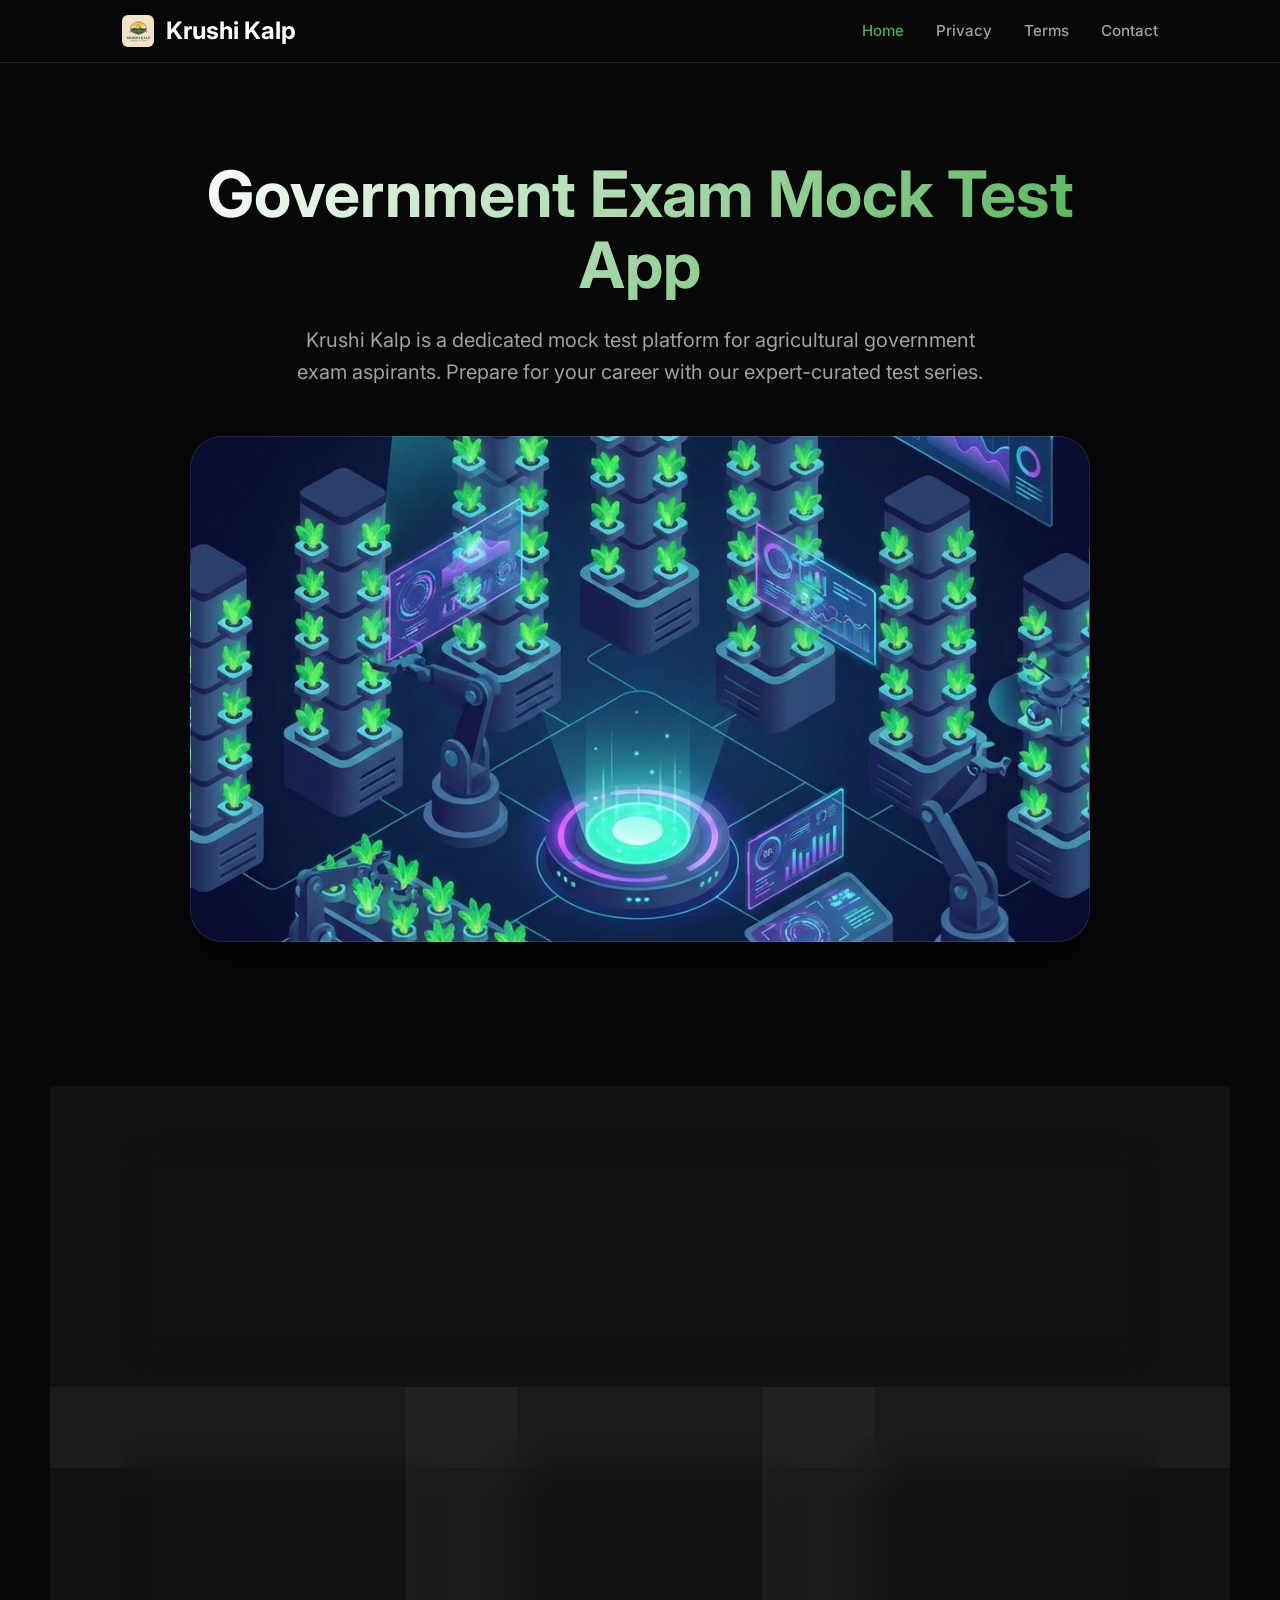
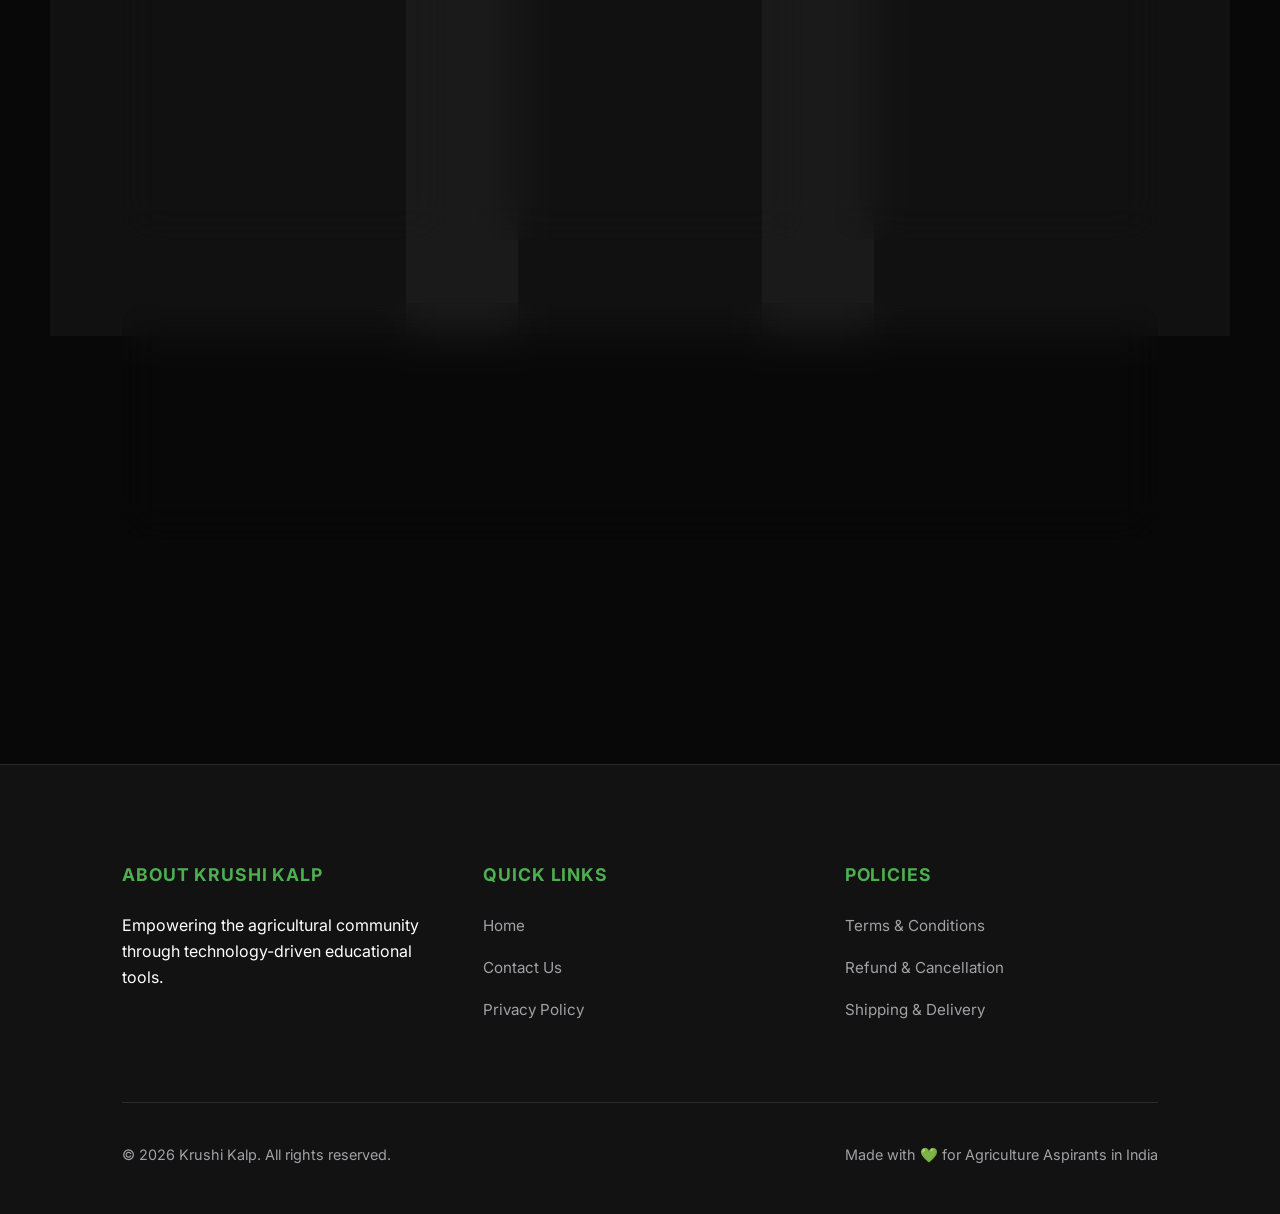
<file: index.html>
<!DOCTYPE html>
<html lang="en">

<head>
    <meta charset="UTF-8">
    <meta name="viewport" content="width=device-width, initial-scale=1.0">
    <title>Krushi Kalp - Professional Agritech Solutions</title>
    <link rel="stylesheet" href="styles.css">
    <link href="https://fonts.googleapis.com/css2?family=Inter:wght@400;500;700&display=swap" rel="stylesheet">
</head>

<body>
    <header>
        <div class="container">
            <nav>
                <a href="index.html" class="logo">
                    <img src="app_logo.jpeg" alt="Krushi Kalp Logo">
                    <span>Krushi Kalp</span>
                </a>

                <input type="checkbox" id="nav-toggle" class="nav-toggle">
                <label for="nav-toggle" class="nav-toggle-label">
                    <span></span>
                </label>

                <ul class="nav-links">
                    <li><a href="index.html" class="active">Home</a></li>
                    <li><a href="privacy-policy.html">Privacy</a></li>
                    <li><a href="terms-and-conditions.html">Terms</a></li>
                    <li><a href="contact-us.html">Contact</a></li>
                </ul>
            </nav>
        </div>
    </header>

    <main>
        <div class="container">
            <section class="hero">
                <h1>Government Exam Mock Test App</h1>
                <p>Krushi Kalp is a dedicated mock test platform for agricultural government exam aspirants. Prepare for
                    your career with our expert-curated test series.</p>
                <div class="hero-image" style="background-image: url('hero.png');"></div>
            </section>

            <section class="content-section">
                <div class="card">
                    <h2>Achieve Your Career Goals</h2>
                    <p>Krushi Kalp provides a comprehensive mock test environment for students preparing for
                        agricultural
                        competitive exams. We help users simulate real exam scenarios with questions curated by
                        specialists
                        in <strong>Agronomy, Horticulture, and Soil Science</strong>.</p>
                </div>

                <div class="feature-grid">
                    <div class="card feature-card">
                        <span class="icon">🛡️</span>
                        <h3>Secure Content Delivery</h3>
                        <p>Your prep material is protected. We use <strong>Private Signed URLs</strong> and
                            Supabase-level security to ensure only you access your purchased tests.</p>
                    </div>
                    <div class="card feature-card">
                        <span class="icon">🏷️</span>
                        <h3>Dynamic Offers & Bundles</h3>
                        <p>Unlock <strong>Bulk Test Discounts</strong> and personalized coupons. Whether you're a solo
                            learner or part of a group, we have a plan for you.</p>
                    </div>
                    <div class="card feature-card">
                        <span class="icon">💬</span>
                        <h3>Real-time Support</h3>
                        <p>Got a doubt? Reach out to us via <strong>In-App Chat</strong>. Our support team is directly
                            connected to help you resolve queries instantly.</p>
                    </div>
                </div>

                <div class="card highlights-card">
                    <h2>Trusted by Aspirants</h2>
                    <p>Join 400+ of students who are already using Krushi Kalp Telegram group to ace their agricultural
                        competitive exams. Our commitment to excellence and user privacy makes us a reliable partner in
                        your
                        exam preparation journey.</p>
                </div>
            </section>
        </div>
    </main>

    <footer>
        <div class="container">
            <div class="footer-grid">
                <div class="footer-col">
                    <h4>About Krushi Kalp</h4>
                    <p>Empowering the agricultural community through technology-driven educational tools.</p>
                </div>
                <div class="footer-col">
                    <h4>Quick Links</h4>
                    <ul class="footer-links">
                        <li><a href="index.html">Home</a></li>
                        <li><a href="contact-us.html">Contact Us</a></li>
                        <li><a href="privacy-policy.html">Privacy Policy</a></li>
                    </ul>
                </div>
                <div class="footer-col">
                    <h4>Policies</h4>
                    <ul class="footer-links">
                        <li><a href="terms-and-conditions.html">Terms & Conditions</a></li>
                        <li><a href="refund-policy.html">Refund & Cancellation</a></li>
                        <li><a href="shipping.html">Shipping & Delivery</a></li>
                    </ul>
                </div>
            </div>
            <div class="footer-bottom">
                <p>&copy; 2026 Krushi Kalp. All rights reserved.</p>
                <p>Made with 💚 for Agriculture Aspirants in India</p>
            </div>
        </div>
    </footer>
</body>

</html>
</file>
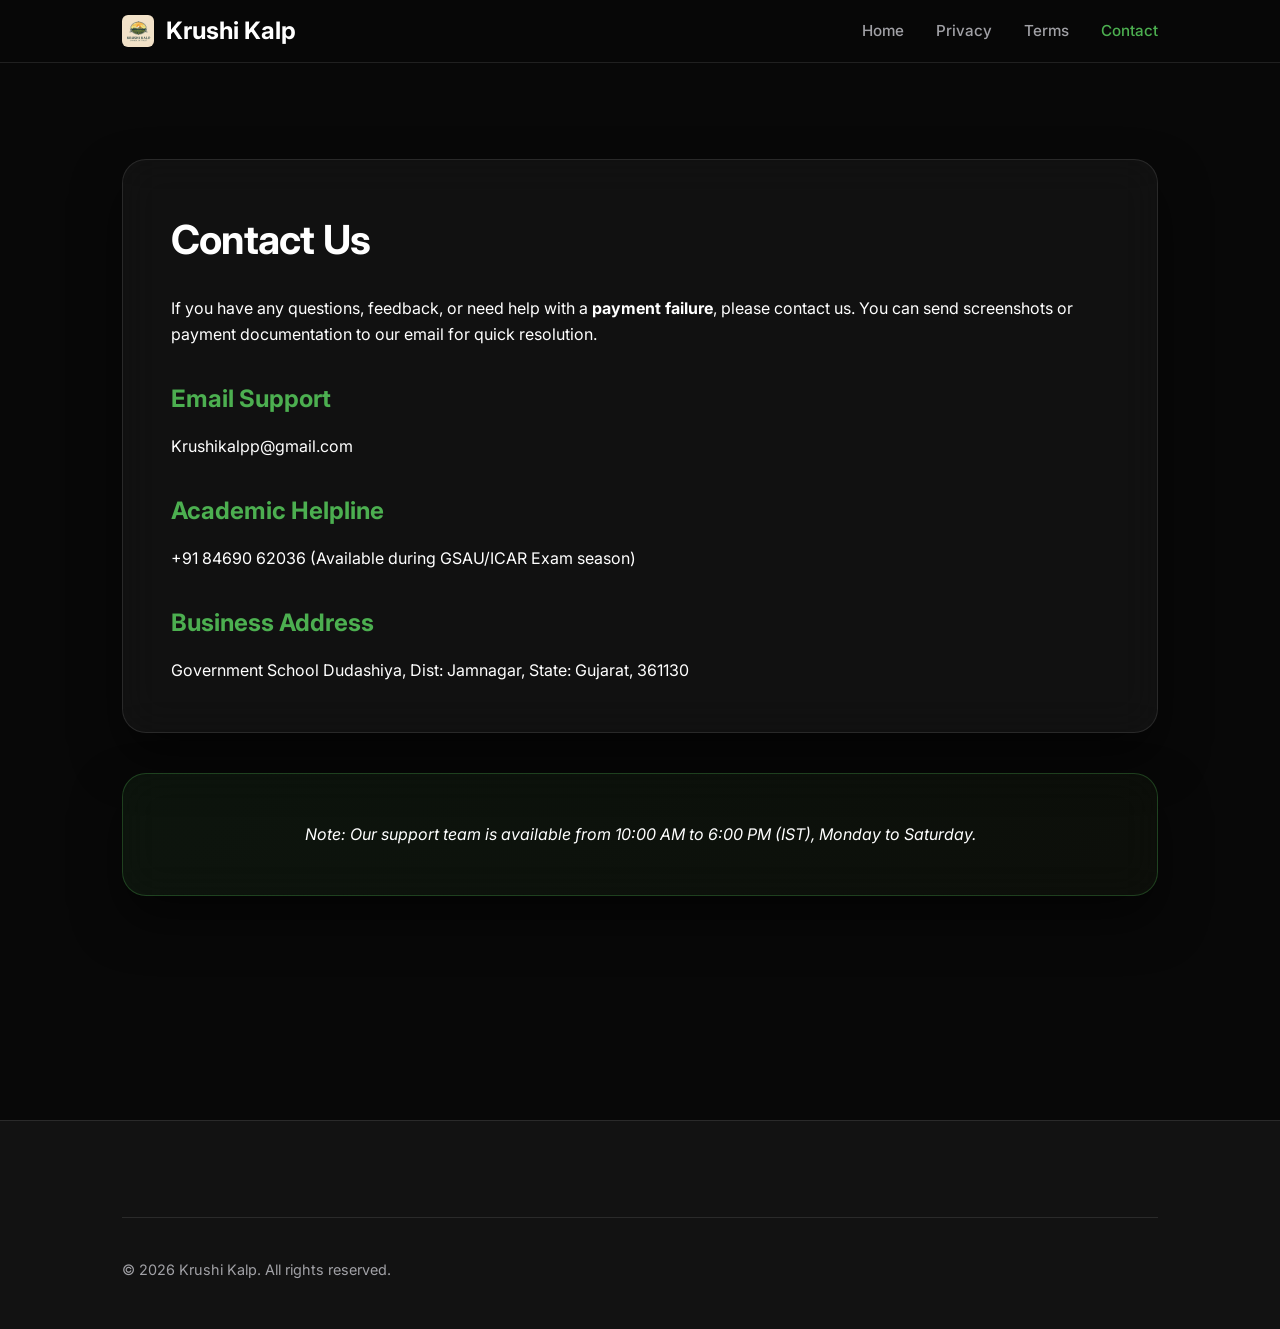
<file: contact-us.html>
<!DOCTYPE html>
<html lang="en">

<head>
    <meta charset="UTF-8">
    <meta name="viewport" content="width=device-width, initial-scale=1.0">
    <title>Contact Us - Krushi Kalp</title>
    <link rel="stylesheet" href="styles.css">
    <link href="https://fonts.googleapis.com/css2?family=Inter:wght@400;500;700&display=swap" rel="stylesheet">
</head>

<body>
    <header>
        <div class="container">
            <nav>
                <a href="index.html" class="logo">
                    <img src="app_logo.jpeg" alt="Krushi Kalp Logo">
                    <span>Krushi Kalp</span>
                </a>

                <input type="checkbox" id="nav-toggle" class="nav-toggle">
                <label for="nav-toggle" class="nav-toggle-label">
                    <span></span>
                </label>

                <ul class="nav-links">
                    <li><a href="index.html">Home</a></li>
                    <li><a href="privacy-policy.html">Privacy</a></li>
                    <li><a href="terms-and-conditions.html">Terms</a></li>
                    <li><a href="contact-us.html" class="active">Contact</a></li>
                </ul>
            </nav>
        </div>
    </header>

    <main>
        <div class="container">
            <section class="content-section">
                <div class="card">
                    <h2>Contact Us</h2>
                    <p>If you have any questions, feedback, or need help with a <strong>payment failure</strong>, please
                        contact us.
                        You can send screenshots or payment documentation to our email for quick resolution.</p>

                    <h3>Email Support</h3>
                    <p>Krushikalpp@gmail.com</p>

                    <h3>Academic Helpline</h3>
                    <p>+91 84690 62036 (Available during GSAU/ICAR Exam season)</p>

                    <h3>Business Address</h3>
                    <p>Government School Dudashiya, Dist: Jamnagar, State: Gujarat, 361130</p>
                </div>

                <div class="card highlights-card" style="margin-top: 2.5rem;">
                    <p style="margin: 0; font-style: italic;">Note: Our support team is available
                        from 10:00 AM to 6:00 PM (IST), Monday to Saturday.</p>
                </div>
            </section>
        </div>
    </main>

    <footer>
        <div class="container">
            <div class="footer-bottom">
                <p>&copy; 2026 Krushi Kalp. All rights reserved.</p>
            </div>
        </div>
    </footer>
</body>

</html>
</file>
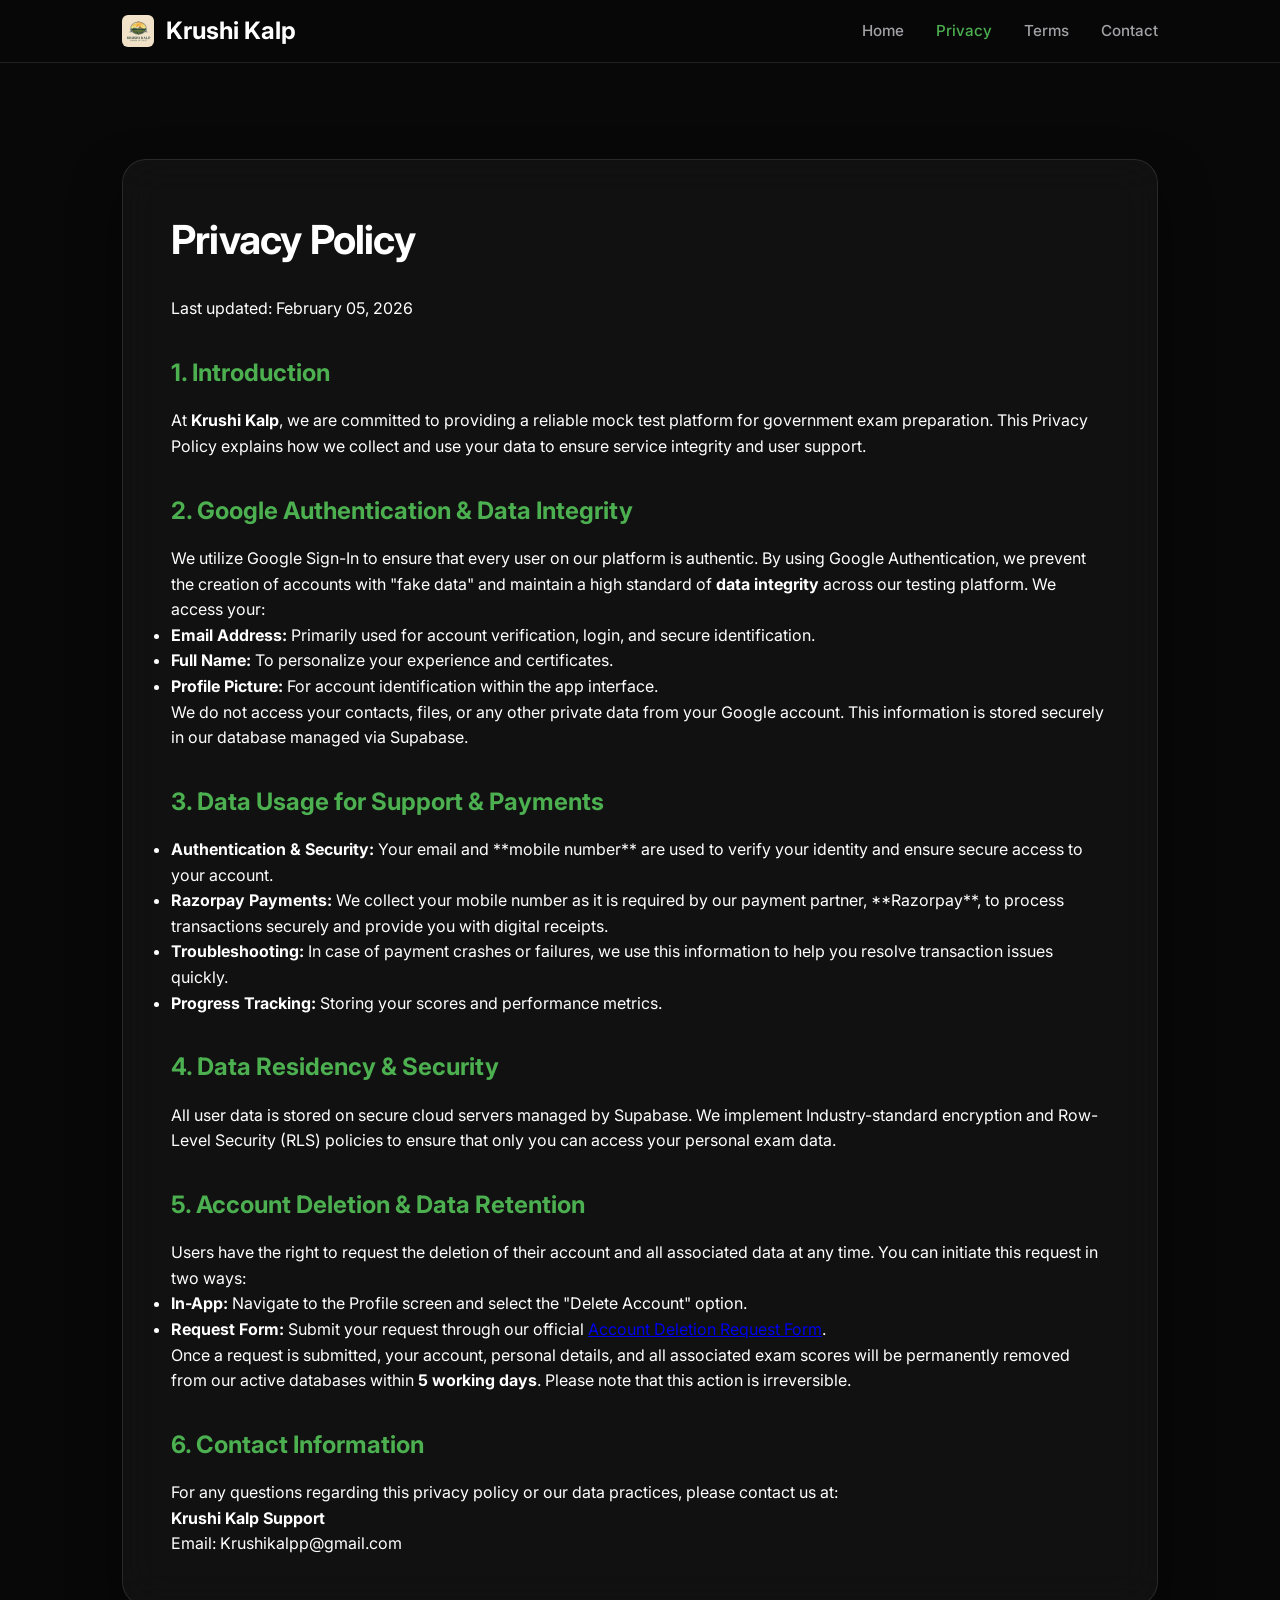
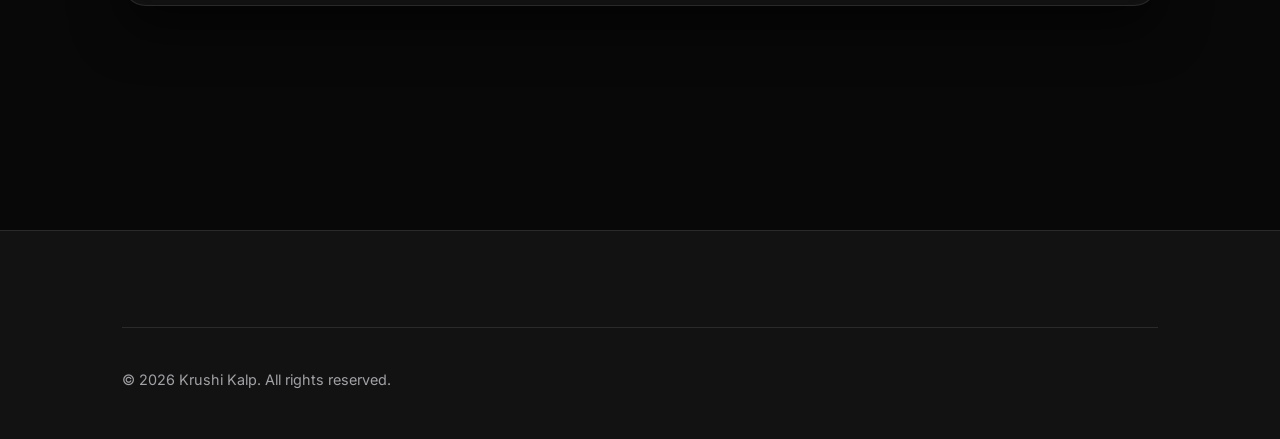
<file: privacy-policy.html>
<!DOCTYPE html>
<html lang="en">

<head>
    <meta charset="UTF-8">
    <meta name="viewport" content="width=device-width, initial-scale=1.0">
    <title>Privacy Policy - Krushi Kalp</title>
    <link rel="stylesheet" href="styles.css">
    <link href="https://fonts.googleapis.com/css2?family=Inter:wght@400;500;700&display=swap" rel="stylesheet">
</head>

<body>
    <header>
        <div class="container">
            <nav>
                <a href="index.html" class="logo">
                    <img src="app_logo.jpeg" alt="Krushi Kalp Logo">
                    <span>Krushi Kalp</span>
                </a>

                <input type="checkbox" id="nav-toggle" class="nav-toggle">
                <label for="nav-toggle" class="nav-toggle-label">
                    <span></span>
                </label>

                <ul class="nav-links">
                    <li><a href="index.html">Home</a></li>
                    <li><a href="privacy-policy.html" class="active">Privacy</a></li>
                    <li><a href="terms-and-conditions.html">Terms</a></li>
                    <li><a href="contact-us.html">Contact</a></li>
                </ul>
            </nav>
        </div>
    </header>

    <main>
        <div class="container">
            <section class="content-section">
                <div class="card">
                    <h2>Privacy Policy</h2>
                    <p>Last updated: February 05, 2026</p>

                    <h3>1. Introduction</h3>
                    <p>At <strong>Krushi Kalp</strong>, we are committed to providing a reliable mock test platform for
                        government exam preparation. This Privacy Policy explains how we collect and use your data to
                        ensure
                        service integrity and user support.</p>

                    <h3>2. Google Authentication & Data Integrity</h3>
                    <p>We utilize Google Sign-In to ensure that every user on our platform is authentic. By using Google
                        Authentication, we prevent the creation of accounts with "fake data" and maintain a high
                        standard of <strong>data integrity</strong> across our testing platform. We access your:</p>
                    <ul>
                        <li><strong>Email Address:</strong> Primarily used for account verification, login, and secure
                            identification.</li>
                        <li><strong>Full Name:</strong> To personalize your experience and certificates.</li>
                        <li><strong>Profile Picture:</strong> For account identification within the app interface.</li>
                    </ul>
                    <p>We do not access your contacts, files, or any other private data from your Google account. This
                        information is stored securely in our database managed via Supabase.</p>

                    <h3>3. Data Usage for Support & Payments</h3>
                    <ul>
                        <li><strong>Authentication & Security:</strong> Your email and **mobile number** are used to
                            verify your identity and ensure secure access to your account.</li>
                        <li><strong>Razorpay Payments:</strong> We collect your mobile number as it is required by our
                            payment partner, **Razorpay**, to process transactions securely and provide you with digital
                            receipts.</li>
                        <li><strong>Troubleshooting:</strong> In case of payment crashes or failures, we use this
                            information to help you resolve transaction issues quickly.</li>
                        <li><strong>Progress Tracking:</strong> Storing your scores and performance metrics.</li>
                    </ul>

                  <h3>4. Data Residency & Security</h3>
<p>All user data is stored on secure cloud servers managed by Supabase. We implement Industry-standard encryption and Row-Level Security (RLS) policies to ensure that only you can access your personal exam data.</p>

<h3>5. Account Deletion & Data Retention</h3>
<p>Users have the right to request the deletion of their account and all associated data at any time. You can initiate this request in two ways:</p>
<ul>
    <li><strong>In-App:</strong> Navigate to the Profile screen and select the "Delete Account" option.</li>
    <li><strong>Request Form:</strong> Submit your request through our official <a href="https://forms.gle/pkSXTMxaytKqwYYa6" target="_blank">Account Deletion Request Form</a>.</li>
</ul>
<p>Once a request is submitted, your account, personal details, and all associated exam scores will be permanently removed from our active databases within <strong>5 working days</strong>. Please note that this action is irreversible.</p>


                    <h3>6. Contact Information</h3>
                    <p>For any questions regarding this privacy policy or our data practices, please contact us at:</p>
                    <p><strong>Krushi Kalp Support</strong><br>
                        Email: Krushikalpp@gmail.com</p>
                </div>
            </section>
        </div>
    </main>

    <footer>
        <div class="container">
            <div class="footer-bottom">
                <p>&copy; 2026 Krushi Kalp. All rights reserved.</p>
            </div>
        </div>
    </footer>
</body>

</html>
</file>
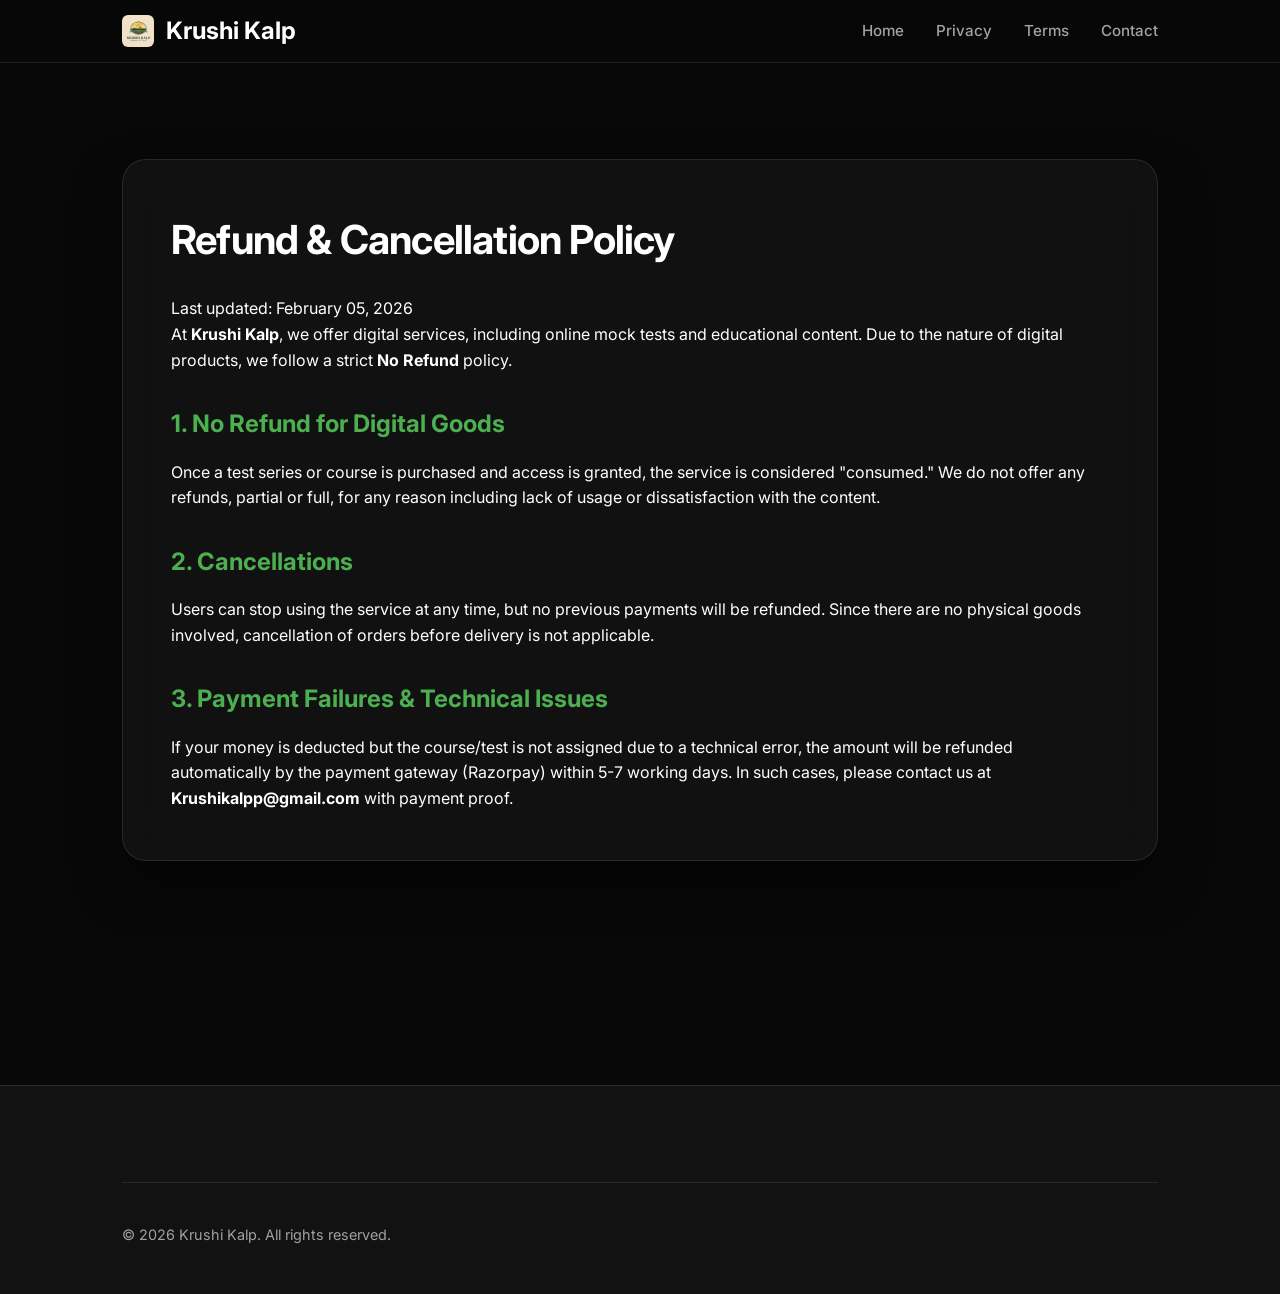
<file: refund-policy.html>
<!DOCTYPE html>
<html lang="en">

<head>
    <meta charset="UTF-8">
    <meta name="viewport" content="width=device-width, initial-scale=1.0">
    <title>Refund Policy - Krushi Kalp</title>
    <link rel="stylesheet" href="styles.css">
    <link href="https://fonts.googleapis.com/css2?family=Inter:wght@400;500;700&display=swap" rel="stylesheet">
</head>

<body>
    <header>
        <div class="container">
            <nav>
                <a href="index.html" class="logo">
                    <img src="app_logo.jpeg" alt="Krushi Kalp Logo">
                    <span>Krushi Kalp</span>
                </a>

                <input type="checkbox" id="nav-toggle" class="nav-toggle">
                <label for="nav-toggle" class="nav-toggle-label">
                    <span></span>
                </label>

                <ul class="nav-links">
                    <li><a href="index.html">Home</a></li>
                    <li><a href="privacy-policy.html">Privacy</a></li>
                    <li><a href="terms-and-conditions.html">Terms</a></li>
                    <li><a href="contact-us.html">Contact</a></li>
                </ul>
            </nav>
        </div>
    </header>

    <main>
        <div class="container">
            <section class="content-section">
                <div class="card">
                    <h2>Refund & Cancellation Policy</h2>
                    <p>Last updated: February 05, 2026</p>

                    <p>At <strong>Krushi Kalp</strong>, we offer digital services, including online mock tests and
                        educational content. Due to the nature of digital products, we follow a strict <strong>No
                            Refund</strong> policy.</p>

                    <div style="margin-top: 2rem;">
                        <h3>1. No Refund for Digital Goods</h3>
                        <p>Once a test series or course is purchased and access is granted, the service is considered
                            "consumed." We do not offer any refunds, partial or full, for any reason including lack of
                            usage or dissatisfaction with the content.</p>

                        <h3>2. Cancellations</h3>
                        <p>Users can stop using the service at any time, but no previous payments will be refunded.
                            Since there are no physical goods involved, cancellation of orders before delivery is not
                            applicable.</p>

                        <h3>3. Payment Failures & Technical Issues</h3>
                        <p>If your money is deducted but the course/test is not assigned due to a technical error, the
                            amount will be refunded automatically by the payment gateway (Razorpay) within 5-7 working
                            days. In such cases, please contact us at <strong>Krushikalpp@gmail.com</strong> with
                            payment proof.</p>
                    </div>
                </div>
            </section>
        </div>
    </main>

    <footer>
        <div class="container">
            <div class="footer-bottom">
                <p>&copy; 2026 Krushi Kalp. All rights reserved.</p>
            </div>
        </div>
    </footer>
</body>

</html>
</file>
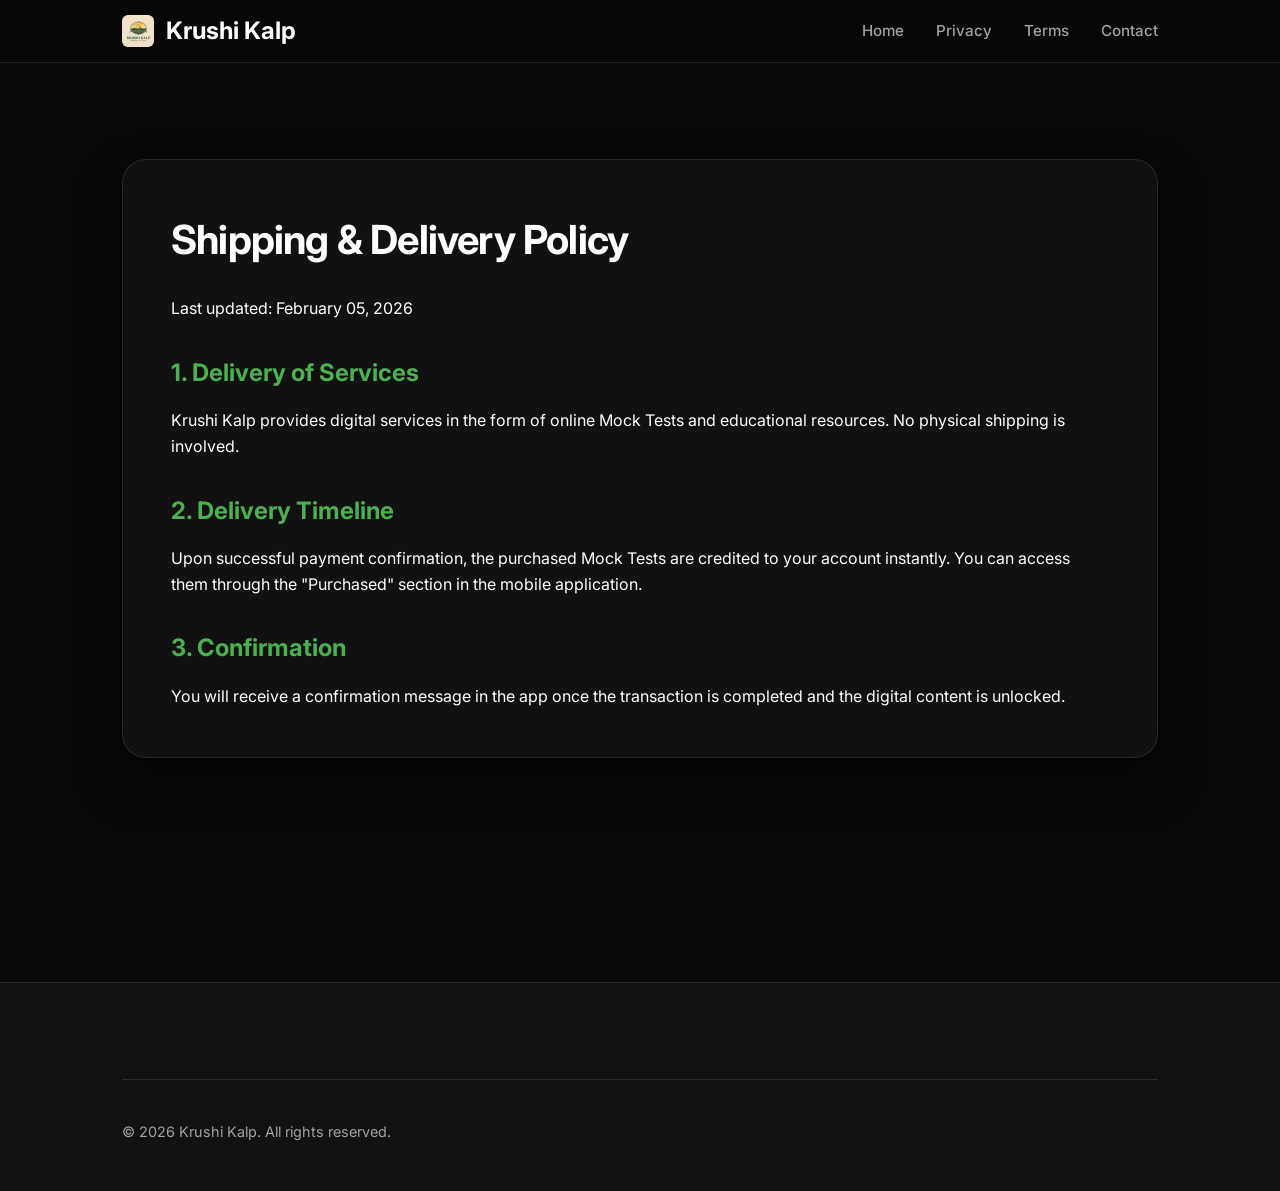
<file: shipping.html>
<!DOCTYPE html>
<html lang="en">

<head>
    <meta charset="UTF-8">
    <meta name="viewport" content="width=device-width, initial-scale=1.0">
    <title>Shipping & Delivery Policy - Krushi Kalp</title>
    <link rel="stylesheet" href="styles.css">
    <link href="https://fonts.googleapis.com/css2?family=Inter:wght@400;500;700&display=swap" rel="stylesheet">
</head>

<body>
    <header>
        <div class="container">
            <nav>
                <a href="index.html" class="logo">
                    <img src="app_logo.jpeg" alt="Krushi Kalp Logo">
                    <span>Krushi Kalp</span>
                </a>

                <input type="checkbox" id="nav-toggle" class="nav-toggle">
                <label for="nav-toggle" class="nav-toggle-label">
                    <span></span>
                </label>

                <ul class="nav-links">
                    <li><a href="index.html">Home</a></li>
                    <li><a href="privacy-policy.html">Privacy</a></li>
                    <li><a href="terms-and-conditions.html">Terms</a></li>
                    <li><a href="contact-us.html">Contact</a></li>
                </ul>
            </nav>
        </div>
    </header>

    <main>
        <div class="container">
            <section class="content-section">
                <div class="card">
                    <h2>Shipping & Delivery Policy</h2>
                    <p>Last updated: February 05, 2026</p>

                    <h3>1. Delivery of Services</h3>
                    <p>Krushi Kalp provides digital services in the form of online Mock Tests and educational resources.
                        No physical shipping is involved.</p>

                    <h3>2. Delivery Timeline</h3>
                    <p>Upon successful payment confirmation, the purchased Mock Tests are credited to your account
                        instantly. You can access them through the "Purchased" section in the mobile application.</p>

                    <h3>3. Confirmation</h3>
                    <p>You will receive a confirmation message in the app once the transaction is completed and the
                        digital content is unlocked.</p>
                </div>
            </section>
        </div>
    </main>

    <footer>
        <div class="container">
            <div class="footer-bottom">
                <p>&copy; 2026 Krushi Kalp. All rights reserved.</p>
            </div>
        </div>
    </footer>
</body>

</html>
</file>
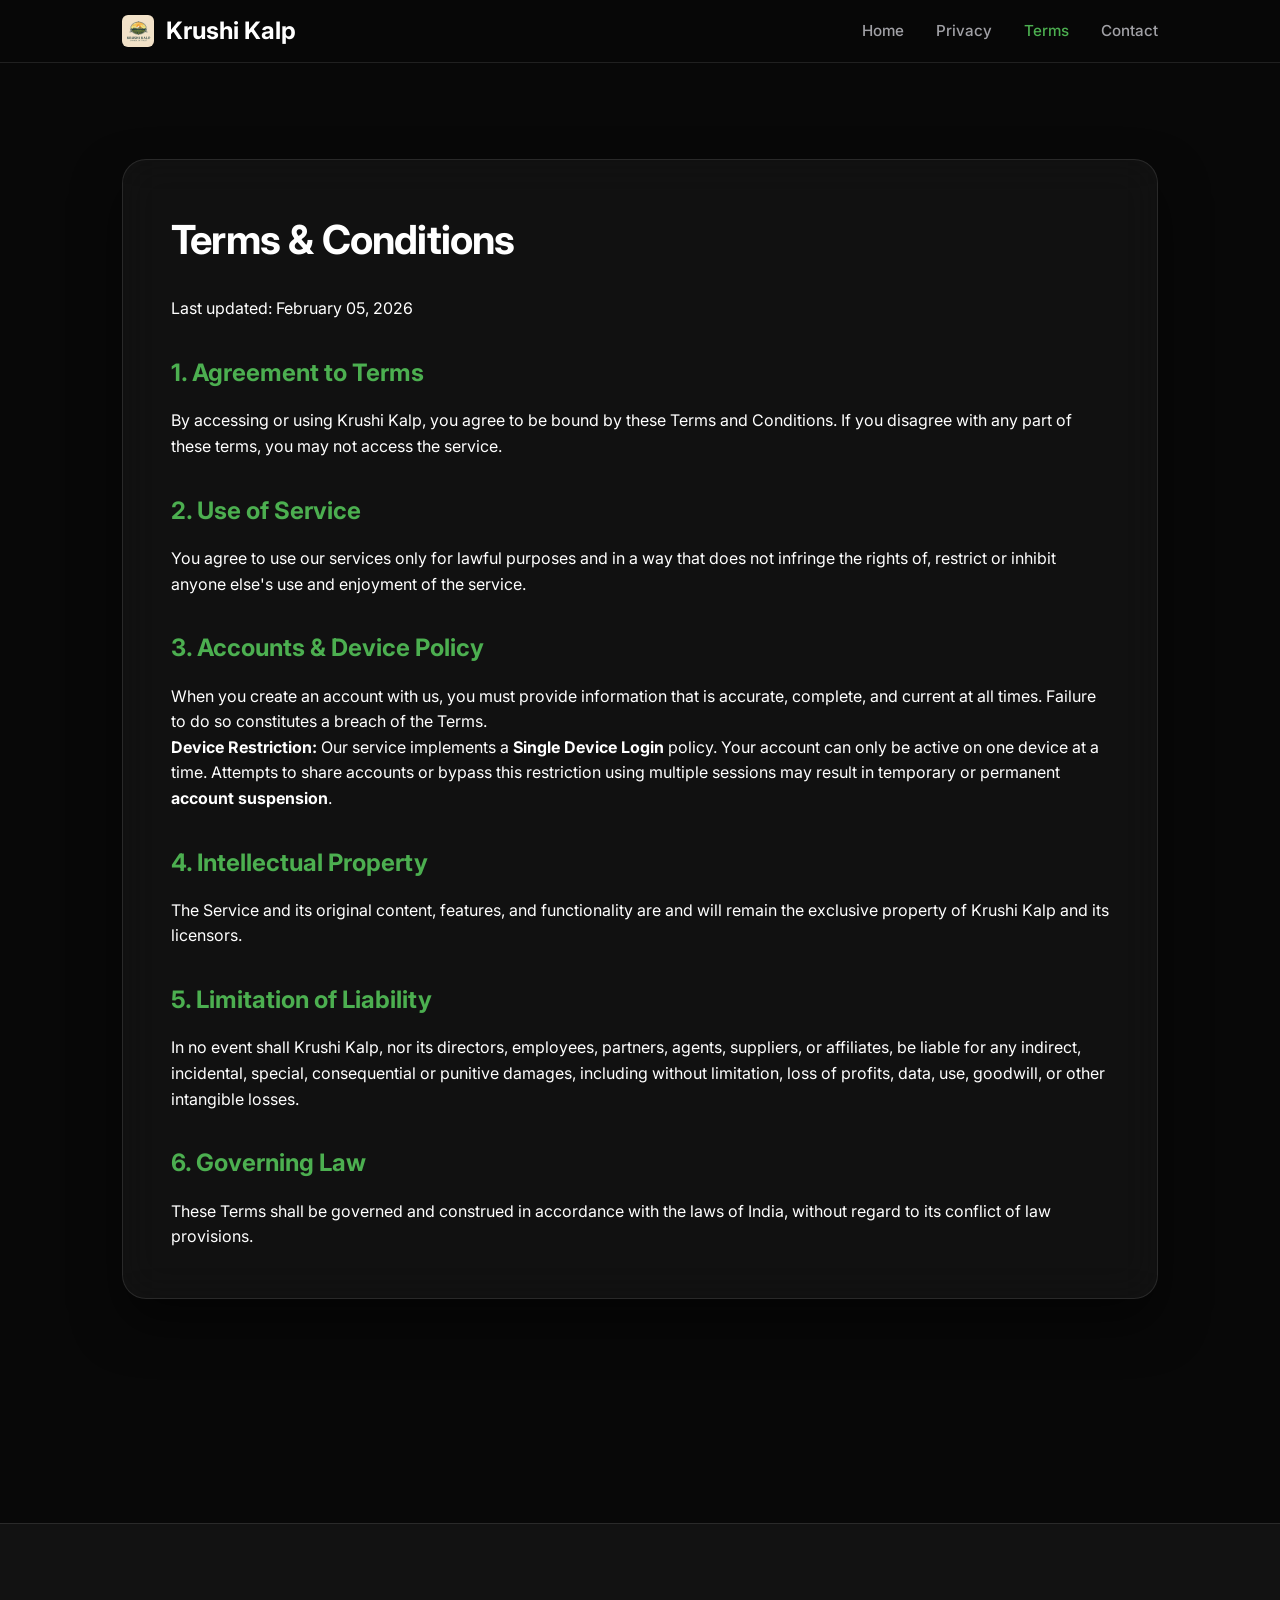
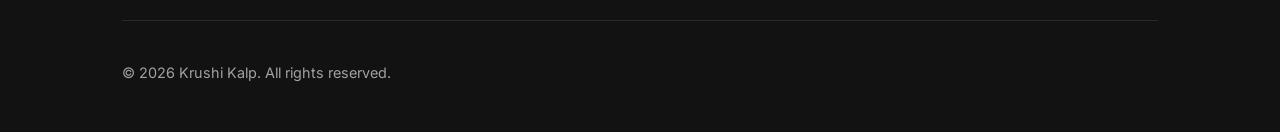
<file: terms-and-conditions.html>
<!DOCTYPE html>
<html lang="en">

<head>
    <meta charset="UTF-8">
    <meta name="viewport" content="width=device-width, initial-scale=1.0">
    <title>Terms & Conditions - Krushi Kalp</title>
    <link rel="stylesheet" href="styles.css">
    <link href="https://fonts.googleapis.com/css2?family=Inter:wght@400;500;700&display=swap" rel="stylesheet">
</head>

<body>
    <header>
        <div class="container">
            <nav>
                <a href="index.html" class="logo">
                    <img src="app_logo.jpeg" alt="Krushi Kalp Logo">
                    <span>Krushi Kalp</span>
                </a>

                <input type="checkbox" id="nav-toggle" class="nav-toggle">
                <label for="nav-toggle" class="nav-toggle-label">
                    <span></span>
                </label>

                <ul class="nav-links">
                    <li><a href="index.html">Home</a></li>
                    <li><a href="privacy-policy.html">Privacy</a></li>
                    <li><a href="terms-and-conditions.html" class="active">Terms</a></li>
                    <li><a href="contact-us.html">Contact</a></li>
                </ul>
            </nav>
        </div>
    </header>

    <main>
        <div class="container">
            <section class="content-section">
                <div class="card">
                    <h2>Terms & Conditions</h2>
                    <p>Last updated: February 05, 2026</p>

                    <h3>1. Agreement to Terms</h3>
                    <p>By accessing or using Krushi Kalp, you agree to be bound by these Terms and Conditions. If you
                        disagree with any part of these terms, you may not access the service.</p>

                    <h3>2. Use of Service</h3>
                    <p>You agree to use our services only for lawful purposes and in a way that does not infringe the
                        rights of, restrict or inhibit anyone else's use and enjoyment of the service.</p>

                    <h3>3. Accounts & Device Policy</h3>
                    <p>When you create an account with us, you must provide information that is accurate, complete, and
                        current at all times. Failure to do so constitutes a breach of the Terms.</p>
                    <p><strong>Device Restriction:</strong> Our service implements a <strong>Single Device
                            Login</strong> policy.
                        Your account can only be active on one device at a time. Attempts to share accounts or bypass
                        this restriction using multiple sessions may result in temporary or permanent <strong>account
                            suspension</strong>.</p>

                    <h3>4. Intellectual Property</h3>
                    <p>The Service and its original content, features, and functionality are and will remain the
                        exclusive property of Krushi Kalp and its licensors.</p>

                    <h3>5. Limitation of Liability</h3>
                    <p>In no event shall Krushi Kalp, nor its directors, employees, partners, agents, suppliers, or
                        affiliates, be liable for any indirect, incidental, special, consequential or punitive damages,
                        including without limitation, loss of profits, data, use, goodwill, or other intangible losses.
                    </p>

                    <h3>6. Governing Law</h3>
                    <p>These Terms shall be governed and construed in accordance with the laws of India, without regard
                        to its conflict of law provisions.</p>
                </div>
            </section>
        </div>
    </main>

    <footer>
        <div class="container">
            <div class="footer-bottom">
                <p>&copy; 2026 Krushi Kalp. All rights reserved.</p>
            </div>
        </div>
    </footer>
</body>

</html>
</file>
<file: styles.css>
:root {
    --primary-color: #4CAF50;
    --primary-dark: #388E3C;
    --accent-color: #8BC34A;
    --bg-dark: #080808;
    --surface-dark: #121212;
    --text-primary: #ffffff;
    --text-secondary: #a1a1a6;
    --glass-bg: rgba(255, 255, 255, 0.04);
    --glass-border: rgba(255, 255, 255, 0.1);
    --primary-glow: rgba(76, 175, 80, 0.3);
    --shadow: 0 24px 48px rgba(0, 0, 0, 0.5);

    /* Responsive Tokens */
    --container-width: 1100px;
    --gutter: clamp(1rem, 5vw, 2rem);
    --section-spacing: clamp(3rem, 10vw, 6rem);
}

* {
    margin: 0;
    padding: 0;
    box-sizing: border-box;
}

body {
    font-family: 'Inter', -apple-system, BlinkMacSystemFont, "Segoe UI", Roboto, sans-serif;
    background-color: var(--bg-dark);
    background-image: url("data:image/svg+xml,%3Csvg viewBox='0 0 200 200' xmlns='http://www.w3.org/2000/svg'%3E%3Ffilter id='noiseFilter'%3E%3CfeTurbulence type='fractalNoise' baseFrequency='0.65' numOctaves='3' stitchTiles='stitch'/%3E%3C/filter%3E%3Crect width='100%25' height='100%25' filter='url(%23noiseFilter)'/%3E%3C/svg%3E");
    background-attachment: fixed;
    color: var(--text-primary);
    line-height: 1.6;
    overflow-x: hidden;
    -webkit-font-smoothing: antialiased;
}

.container {
    max-width: var(--container-width);
    margin: 0 auto;
    padding: 0 var(--gutter);
}

/* Header & Navigation */
header {
    background: rgba(8, 8, 8, 0.8);
    backdrop-filter: blur(20px);
    -webkit-backdrop-filter: blur(20px);
    border-bottom: 1px solid var(--glass-border);
    padding: 0.75rem 0;
    position: sticky;
    top: 0;
    z-index: 1000;
}

nav {
    display: flex;
    justify-content: space-between;
    align-items: center;
}

.logo {
    display: flex;
    align-items: center;
    gap: 12px;
    text-decoration: none;
    color: var(--text-primary);
    font-weight: 700;
    font-size: clamp(1.2rem, 4vw, 1.5rem);
}

.logo img {
    height: 32px;
    border-radius: 6px;
}

/* Mobile Nav Toggle */
.nav-toggle {
    display: none;
}

.nav-toggle-label {
    display: none;
    cursor: pointer;
    padding: 0.5rem;
    z-index: 1001;
}

.nav-toggle-label span,
.nav-toggle-label span::before,
.nav-toggle-label span::after {
    display: block;
    background: var(--text-primary);
    height: 2px;
    width: 24px;
    border-radius: 2px;
    position: relative;
    transition: all 0.3s ease;
}

.nav-toggle-label span::before,
.nav-toggle-label span::after {
    content: '';
    position: absolute;
}

.nav-toggle-label span::before {
    bottom: 8px;
}

.nav-toggle-label span::after {
    top: 8px;
}

.nav-links {
    display: flex;
    gap: 2rem;
    list-style: none;
}

.nav-links a {
    text-decoration: none;
    color: var(--text-secondary);
    font-weight: 500;
    font-size: 0.95rem;
    transition: color 0.3s ease;
}

.nav-links a:hover,
.nav-links a.active {
    color: var(--primary-color);
}

/* Hero Section */
.hero {
    padding: var(--section-spacing) 0;
    text-align: center;
    display: flex;
    flex-direction: column;
    align-items: center;
}

.hero h1 {
    font-size: clamp(2.2rem, 8vw, 4rem);
    line-height: 1.1;
    margin-bottom: 1.5rem;
    max-width: 900px;
    background: linear-gradient(135deg, #FFF 0%, var(--primary-color) 100%);
    -webkit-background-clip: text;
    background-clip: text;
    -webkit-text-fill-color: transparent;
}

.hero p {
    font-size: clamp(1rem, 3vw, 1.25rem);
    color: var(--text-secondary);
    max-width: 700px;
    margin: 0 auto 3rem;
}

.hero-image {
    width: 100%;
    aspect-ratio: 16 / 9;
    max-width: 900px;
    background-size: cover;
    background-position: center;
    border-radius: clamp(16px, 4vw, 32px);
    border: 1px solid var(--glass-border);
    box-shadow: var(--shadow);
}

/* Content Sections */
.content-section {
    padding: var(--section-spacing) 0;
}

.card {
    background: var(--glass-bg);
    backdrop-filter: blur(20px) saturate(180%);
    -webkit-backdrop-filter: blur(20px) saturate(180%);
    border: 1px solid var(--glass-border);
    border-radius: 24px;
    padding: clamp(1.5rem, 5vw, 3rem);
    margin-bottom: 2rem;
    box-shadow: var(--shadow);
    transition: all 0.4s cubic-bezier(0.165, 0.84, 0.44, 1);
}

.card:hover {
    transform: translateY(-5px);
    border-color: var(--primary-color);
    box-shadow: 0 0 30px var(--primary-glow);
    background: rgba(255, 255, 255, 0.06);
}

.card h2 {
    font-size: clamp(1.8rem, 5vw, 2.5rem);
    margin-bottom: 1.5rem;
    letter-spacing: -0.02em;
}

.card h3 {
    font-size: clamp(1.2rem, 3vw, 1.5rem);
    margin-top: 2rem;
    margin-bottom: 1rem;
    color: var(--primary-color);
}

/* Feature Grid */
.feature-grid {
    display: grid;
    grid-template-columns: repeat(auto-fit, minmax(300px, 1fr));
    gap: 2rem;
    margin-top: 4rem;
}

.feature-card {
    padding: 2.5rem;
    margin-bottom: 0;
    height: 100%;
}

.feature-card .icon {
    font-size: 3rem;
    display: block;
    margin-bottom: 1.5rem;
}

.feature-card h3 {
    margin-top: 0;
}

/* Highlights Card */
.highlights-card {
    margin-top: 4rem;
    text-align: center;
    background: linear-gradient(135deg, rgba(76, 175, 80, 0.08) 0%, rgba(139, 195, 74, 0.04) 100%);
    border-color: rgba(76, 175, 80, 0.3);
}

/* Footer */
footer {
    padding: 6rem 0 3rem;
    background: var(--surface-dark);
    margin-top: 6rem;
    border-top: 1px solid var(--glass-border);
}

.footer-grid {
    display: grid;
    grid-template-columns: repeat(auto-fit, minmax(200px, 1fr));
    gap: 3rem;
    margin-bottom: 4rem;
}

.footer-col h4 {
    margin-bottom: 1.5rem;
    font-size: 1.1rem;
    text-transform: uppercase;
    letter-spacing: 0.05em;
    color: var(--primary-color);
}

.footer-links {
    list-style: none;
}

.footer-links li {
    margin-bottom: 1rem;
}

.footer-links a {
    text-decoration: none;
    color: var(--text-secondary);
    transition: color 0.3s;
    font-size: 0.95rem;
}

.footer-links a:hover {
    color: var(--primary-color);
}

.footer-bottom {
    border-top: 1px solid var(--glass-border);
    padding-top: 2.5rem;
    display: flex;
    justify-content: space-between;
    align-items: center;
    gap: 1.5rem;
}

.footer-bottom p {
    font-size: 0.9rem;
    color: var(--text-secondary);
    margin: 0;
}

/* Responsive Overrides */
@media (max-width: 850px) {
    .nav-toggle-label {
        display: block;
    }

    .nav-links {
        position: fixed;
        top: 0;
        right: 0;
        bottom: 0;
        width: 280px;
        background: rgba(18, 18, 18, 0.95);
        backdrop-filter: blur(20px);
        flex-direction: column;
        padding: 6rem 2rem;
        transform: translateX(100%);
        transition: transform 0.4s cubic-bezier(0.7, 0, 0.3, 1);
        z-index: 1000;
        box-shadow: -10px 0 30px rgba(0, 0, 0, 0.5);
    }

    .nav-toggle:checked~.nav-links {
        transform: translateX(0);
    }

    .nav-toggle:checked~.nav-toggle-label span {
        background: transparent;
    }

    .nav-toggle:checked~.nav-toggle-label span::before {
        transform: rotate(45deg);
        bottom: 0;
    }

    .nav-toggle:checked~.nav-toggle-label span::after {
        transform: rotate(-45deg);
        top: 0;
    }

    .hero {
        padding: 4rem 0;
    }

    .footer-bottom {
        flex-direction: column;
        text-align: center;
    }
}

@media (max-width: 480px) {
    .feature-grid {
        grid-template-columns: 1fr;
    }

    .logo span {
        display: none;
    }
}

/* Custom Scrollbar */
::-webkit-scrollbar {
    width: 6px;
}

::-webkit-scrollbar-track {
    background: var(--bg-dark);
}

::-webkit-scrollbar-thumb {
    background: #333;
    border-radius: 10px;
}

::-webkit-scrollbar-thumb:hover {
    background: var(--primary-color);
}
</file>
